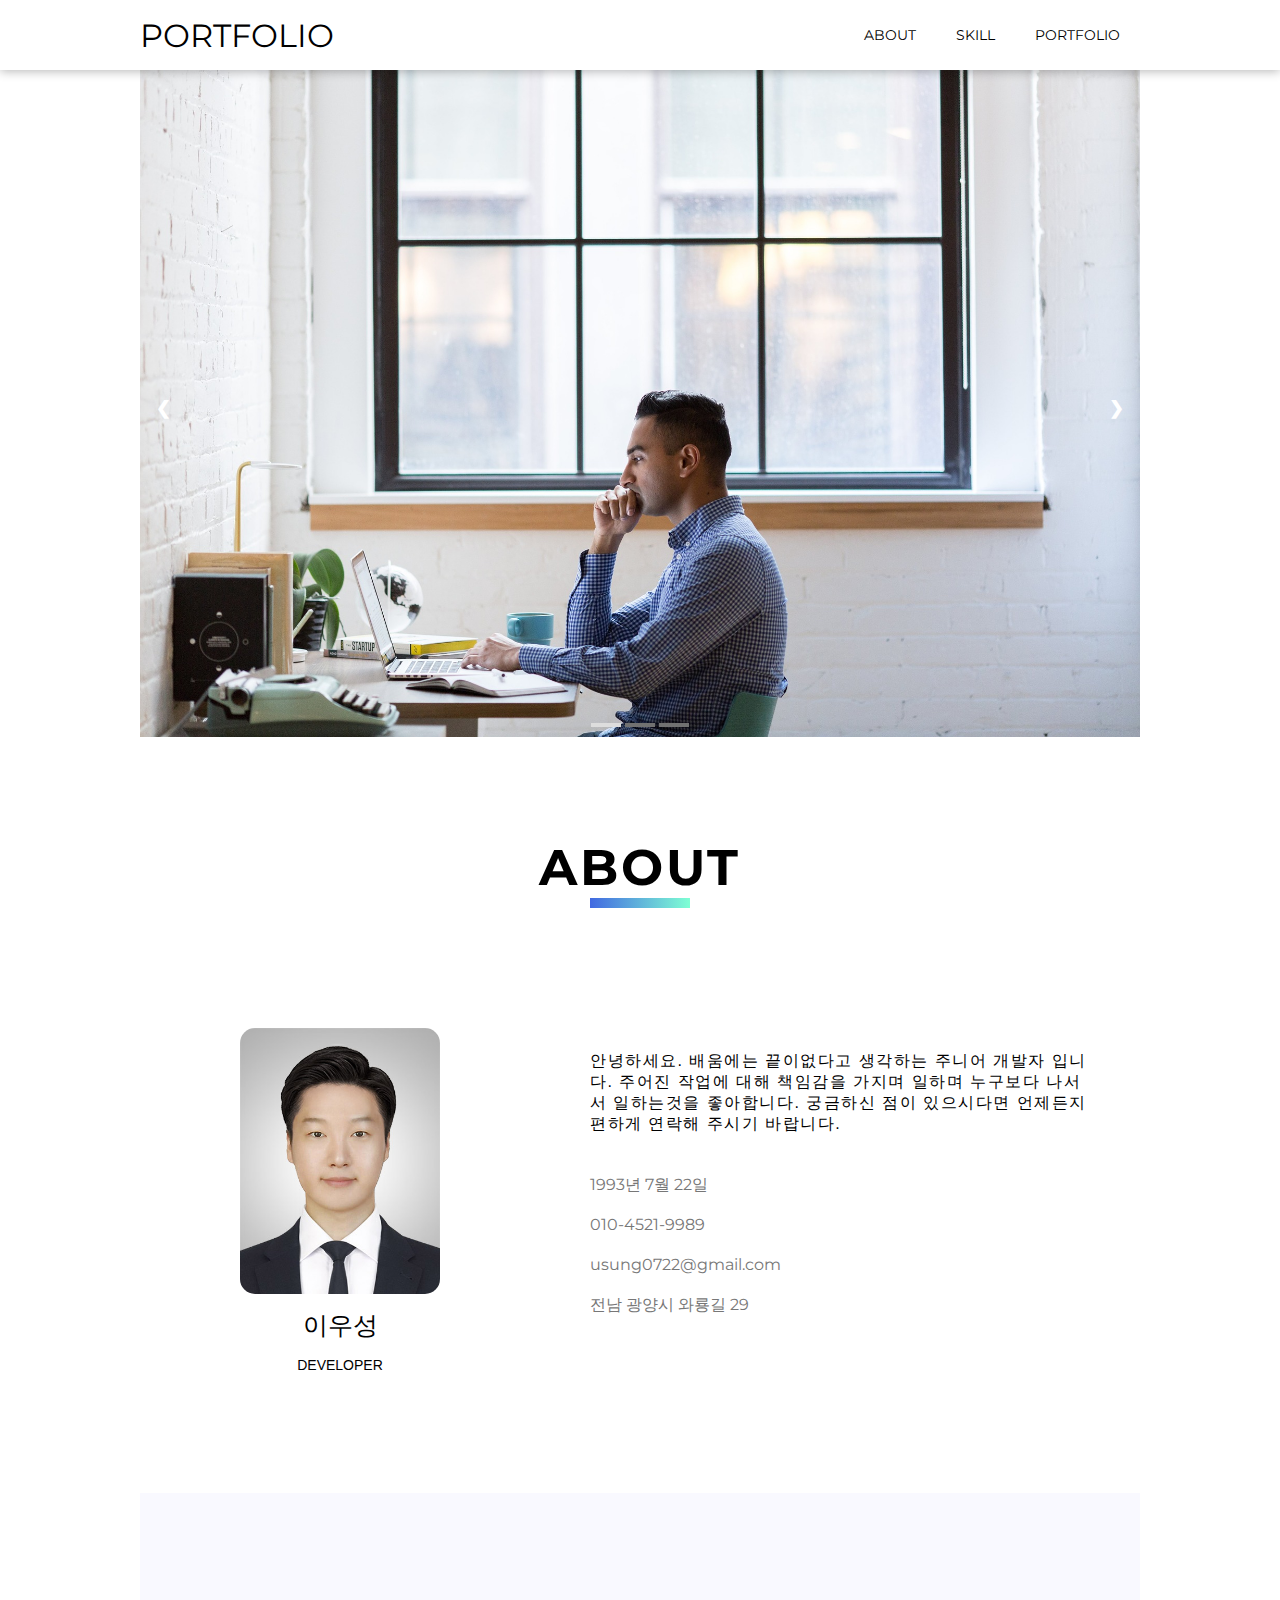
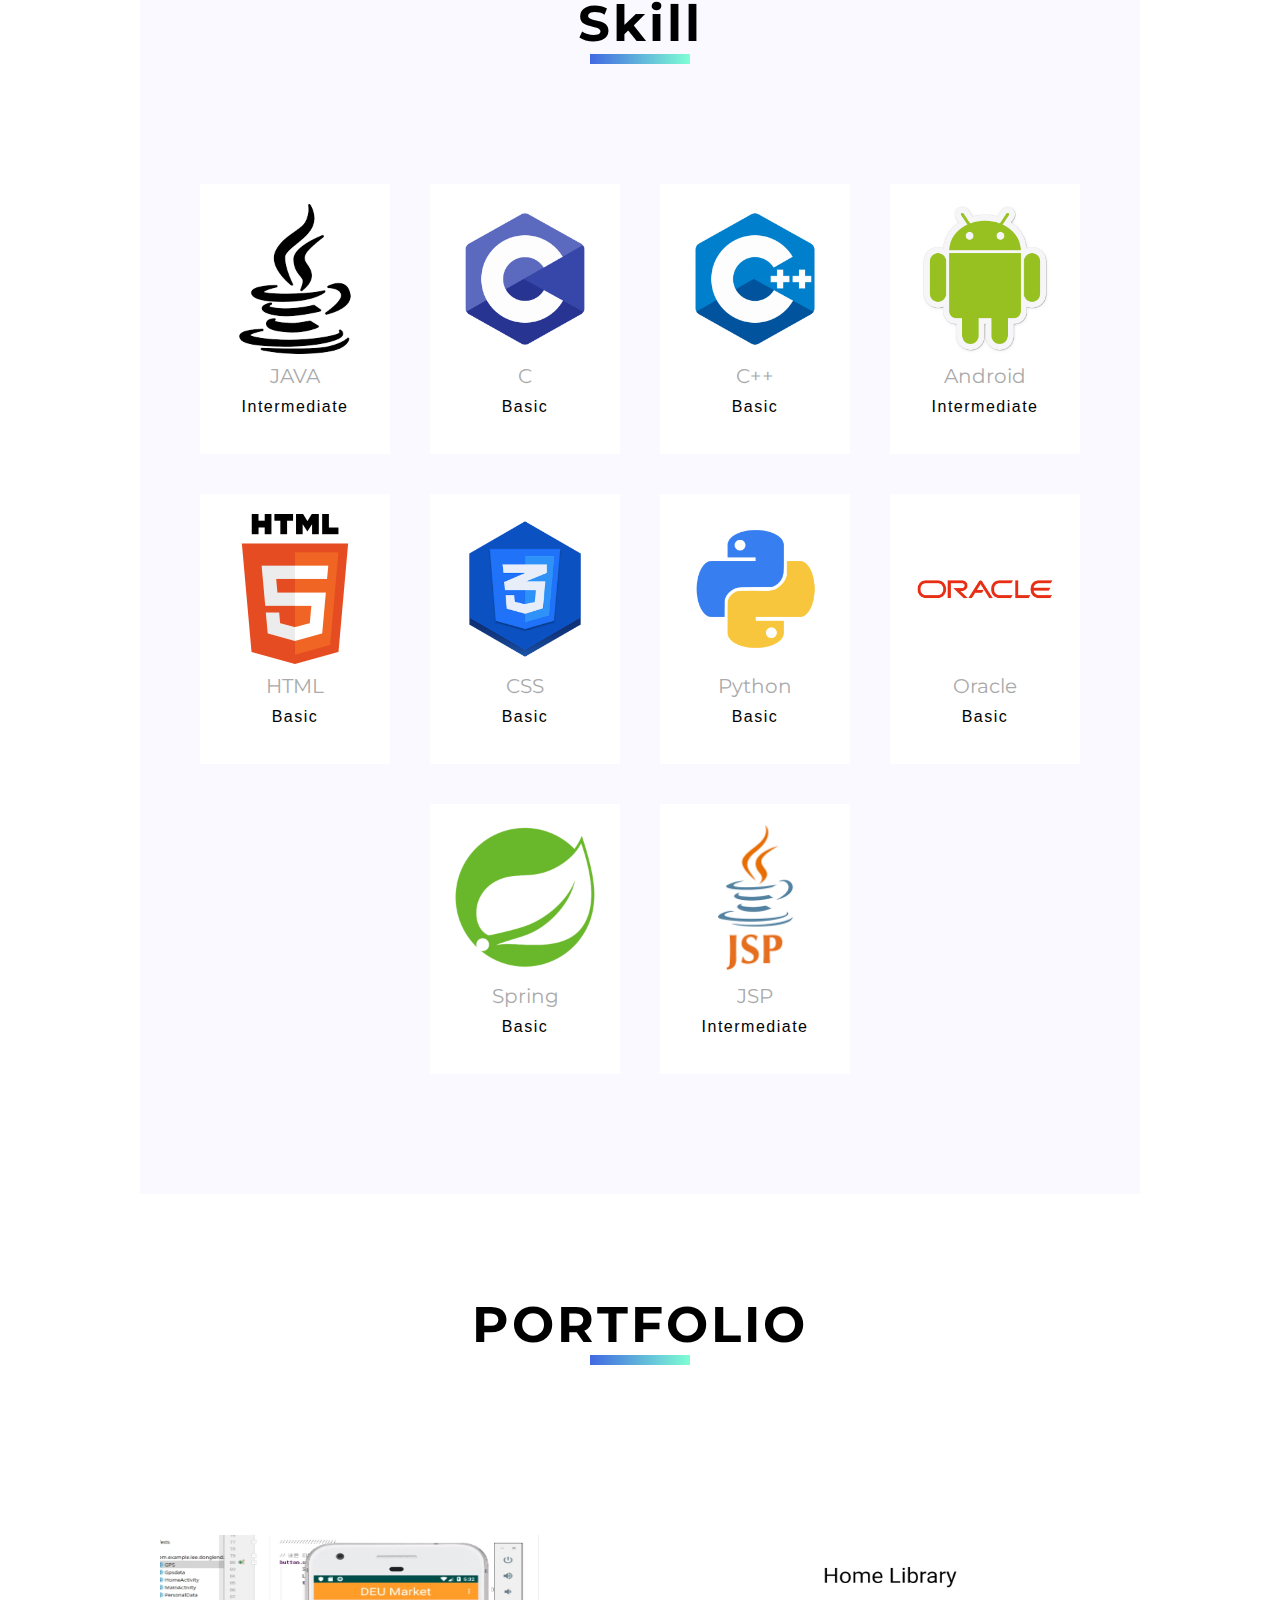
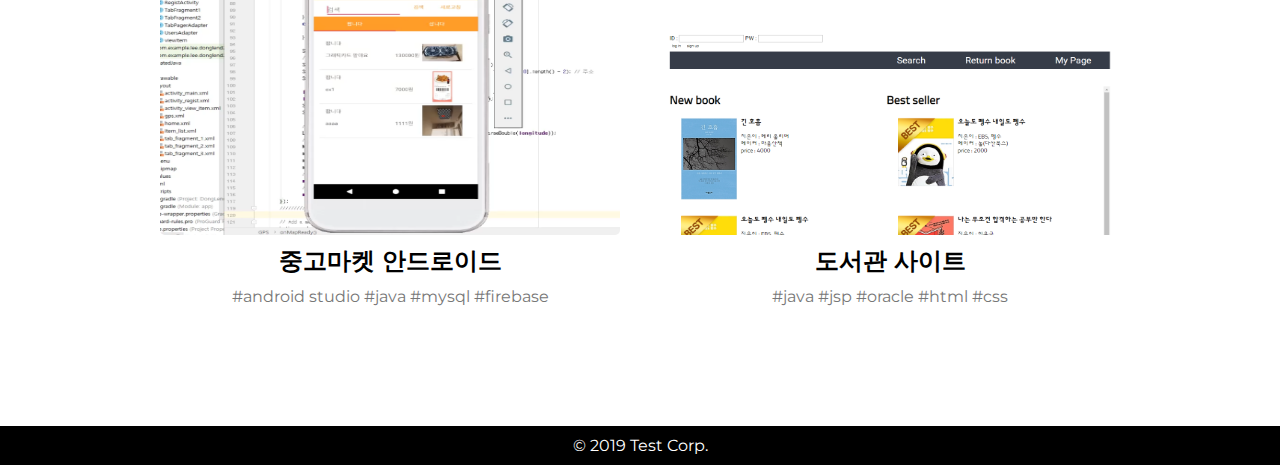
<file: index.html>
<!DOCTYPE HTML>
<html lang="ko">
<head>
	<meta charset="utf-8">
	<meta http-equiv="X-UA-Compatible" content="IE=edge">
	<meta name="viewport" content="width=device-width, initial-scale=1.0, maximum-scale=1.0, minimum-scale=1.0, user-scalable=no">

	<title>Portfolio</title>
	<!-- 인터넷 익스플로러에서 자바스크립트 관련 차단된 컨텐츠 허용 뜨는것 방지-->
	<!-- saved from url=(0013)about:internet -->

	<!-- icon -->
	<link rel="stylesheet" href="https://use.fontawesome.com/releases/v5.6.3/css/all.css" integrity="sha384-UHRtZLI+pbxtHCWp1t77Bi1L4ZtiqrqD80Kn4Z8NTSRyMA2Fd33n5dQ8lWUE00s/" crossorigin="anonymous">

	<!-- fonts -->
	<link href="https://fonts.googleapis.com/css?family=Montserrat&display=swap" rel="stylesheet">

	<!-- user style -->
	<link rel="stylesheet" href="portfolio.css">

</head>
<body>

	<header class="header-area navbar-fade" id="header">
		<nav class="navbar">
			<a class="navbar-brand" id="navbarBrand">Portfolio</a>
			<a class="navbar-toggler" id="toggleBtn"><i class="fa fa-bars"></i></a>
			<div class="navbar-menu" id="menu">
				<div class="nav-item"><a class="nav-link" id="navbarAbout">about</a></div>
				<div class="nav-item"><a class="nav-link" id="navbarService">skill</a></div>
				<div class="nav-item"><a class="nav-link" id="navbarPortfolio">portfolio</a></div>
			</div>
		</nav>
	</header>

	<div class="section-container">
		<div class="welcome-area">
			<div class="container">
				<div class="image-slide fade">
					<img src="img/2.jpg"width=100%>
					<div class="numbertext"></div>
				</div>
				<div class="image-slide fade">
					<img src="img/3.jpg"width=100%>
					<div class="numbertext"></div>
				</div>
				<div class="image-slide fade">
					<img src="img/4.jpg"width=100%>
					<div class="numbertext"></div>
				</div>
			

				<a class="image-prev" id="imagePrev">&#10094;</a>
				<a class="image-next" id="imageNext">&#10095;</a>
				
				<div class="dots">
					<span class="dot" id="firstDot"></span> 
					<span class="dot" id="secondDot"></span> 
					<span class="dot" id="thirdDot"></span>
				</div>
			</div>
		</div>

		<section class="about-area" id="about">
			<div class="title">
				ABOUT
			</div>
			<div class="picture">
				<img src="img/me.jpg">
				<div class="name">이우성</div>
				<div class="description">DEVELOPER</div>
			</div>
			<div class="text">
				<div class="intro">
					안녕하세요. 배움에는 끝이없다고 생각하는 주니어 개발자 입니다. 주어진 작업에 대해 책임감을 가지며 일하며 누구보다 나서서 일하는것을 좋아합니다. 궁금하신 점이 있으시다면 언제든지 편하게 연락해 주시기 바랍니다.
				</div>
				<ul>
					<li>
						<div class="info">
							<i class="far fa-calendar-alt"></i> 1993년 7월 22일
						</div>
					</li>
					<li>
						<div class="info">
							<i class="fas fa-phone"></i> 010-4521-9989
						</div>
					</li>
					<li>
						<div class="info">
							<i class="fas fa-envelope"></i> usung0722@gmail.com
						</div>
					</li>
					<li>
						<div class="info">
							<i class="fas fa-home"></i> 전남 광양시 와룡길 29
						</div>
					</li>
				</ul>
				<div class="sns">
					<a href="https://github.com/usung0722?tab=projects"target="_blank">
						<i class="fab fa-github"></i>
					</a>
					
				</div>
			</div>
		</section>

		<section class="services-area" id="service">
			<div class="title">
				Skill
			</div>
			<div class="container">
				
				<span class="item">
					<div class="icon"><img src="img/자바.png" style="width: auto; height: 150px;"></div>
					<div class="service">JAVA</div>
					<div class="content">Intermediate</div>
				</span>
				<span class="item">
						<div class="icon"><img src="img/c.png" style="width: auto; height: 150px;"></div>
						<div class="service">C</div>
						<div class="content">Basic</div>
				</span>
				<span class="item">
						<div class="icon"><img src="img/c++.png" style="width: auto; height: 150px;"></div>
						<div class="service">C++</div>
						<div class="content">Basic</div>
				</span>
				<span class="item">
						<div class="icon"><img src="img/안드로이드.png" style="width: auto; height: 150px;"></div>
						<div class="service">Android</div>
						<div class="content">Intermediate</div>
				</span>
				<span class="item">
						<div class="icon"><img src="img/html.png" style="width: auto; height: 150px;"></div>
						<div class="service">HTML</div>
						<div class="content">Basic</div>
				</span>
				<span class="item">
						<div class="icon"><img src="img/css.png" style="width: auto; height: 150px;"></div>
						<div class="service">CSS</div>
						<div class="content">Basic</div>
				</span>
				<span class="item">
						<div class="icon"><img src="img/파이썬.png" style="width: auto; height: 150px;"></div>
						<div class="service">Python</div>
						<div class="content">Basic</div>
				</span>
				<span class="item">
						<div class="icon"><img src="img/오라클.png" style="width: auto; height: 150px;"></div>
						<div class="service">Oracle</div>
						<div class="content">Basic</div>
				</span>
				<span class="item">
						<div class="icon"><img src="img/스프링.png" style="width: auto; height: 150px;"></div>
						<div class="service">Spring</div>
						<div class="content">Basic</div>
				</span>
				<span class="item">
					<div class="icon"><img src="img/jsp.png" style="width: auto; height: 150px;"></div>
					<div class="service">JSP</div>
					<div class="content">Intermediate</div>
			</span>
			</div>
		</section>

		<section class="portfolio-area" id="portfolio">
			<div class="title">
				PORTFOLIO
			</div>
			<div class="filter">
				<ul class="list">
					<li class="listItem active" id="all">
					</li>
					
					
				</ul>
			</div>
			<div class="container">
				
				<div class="filterItem java">
					<div class="image">
						<div class="overlay"><i class="far fa-image"></i></div>
						<img src="img/그림1.png"width=100% height=100%>
					</div>
					<div class="main">
						중고마켓 안드로이드
					</div>
					<div class="sub">
						#android studio #java #mysql #firebase
					</div>
					<div class="text">
						<a href="https://youtu.be/ZvJeEvmJCLs"target="_blank">
							실행 동영상<br>
						</a>
						<a href="https://github.com/usung0722/market"target="_blank">
							Github 주소
						</a><br>
						안드로이드를 이용한 중고마켓
						
					</div>
				</div>
				<div class="filterItem java">
						<div class="image">
							<div class="overlay"><i class="far fa-image"></i></div>
							<img src="img/pj2.PNG" width=100% height=100%>
						</div>
						<div class="main">
							도서관 사이트
						</div>
						<div class="sub">
							#java #jsp #oracle #html #css
						</div>
						<div class="text">
							<a href="https://youtu.be/38ullGYqGRI"target="_blank">
								실행 동영상
							</a><br>
							<a href="https://github.com/usung0722/livrary-web"target="_blank">
								Github 주소
							</a><br>
							
							JSP를 이용한 가상 도서관 웹 서비스
						</div>
					</div>
				
			</div>
		</section>

		
	</div>

	<footer class="footer-area">
		
		<div class="info">
			<p>© 2019 Test Corp.</p>
		</div>
	</footer>

	<div id="portfolioModal" class="modal"b>
		<span class="close" id="modalClose">&times;</span>
		<div class="container">
			<img id="modalImage">
			<div id="modalMain" class="modal-main"></div>
			<div id="modalSub" class="modal-sub"></div>
			<div id="modalText" class="modal-text"></div>
		</div>
	</div>

	<script src="portfolio.js"></script>
</body>
</html>
</file>
<file: portfolio.css>
/* COMMON */
* {
    margin: 0;
    padding: 0;
    font-size: 0;
}

body {
    box-sizing: border-box;
    -webkit-box-sizing: border-box;
    -moz-box-sizing: border-box;
    word-break: break-all;
	font-family: 'Montserrat', sans-serif;
	
}

:link{
	text-decoration: underline; color: white;
}
:visited{
	text-decoration: underline; color: white;
}



a {
    text-decoration: none;
    font-size: 14px;
    text-transform: uppercase;
}

ul {
    list-style-type: none;
}

/* HEADER */
.header-area {
    position: relative;
    top: 0;
    left: 0;
    width: 100%;
    z-index: 99;
    background-color: white;
    box-shadow: 0 1px 10px rgba(0, 0, 0, 0.3);
}

.navbar-fade {
    animation-name: navbar-fade;
    animation-duration: 0.5s;
    -webkit-animation-name: navbar-fade;
    -webkit-animation-duration: 0.5s;
}

@keyframes navbar-fade {
    from { opacity: .4}
    to { opacity: 1 }
}

@-webkit-keyframes navbar-fade {
    from { opacity: .4}
    to { opacity: 1 }
}

.header-area.navbar-fixed {
    position: fixed;
}

.header-area > .navbar {
    width: calc(100% - 120px);
    margin: 0 60px;
    overflow: hidden;
}

@media (min-width: 992px) {
    .header-area > .navbar {
        max-width: 900px;
        margin: 0 auto;
    }
}

@media (min-width: 1200px) {
    .header-area > .navbar {
        max-width: 1000px;
    }    
}

.header-area > .navbar > .navbar-brand {
    display: inline-block;
    position: absolute;
    top: 50%;
    transform: translateY(-50%);
    font-size: 32px;
    cursor: pointer;
}

.header-area > .navbar > .navbar-toggler * {
    font-size: 32px;
}

.header-area > .navbar > .navbar-toggler {
    float: right;
    height: 70px;
    line-height: 70px;
    font-size: 32px;
    cursor: pointer;
}

@media(min-width: 992px) {
    .header-area > .navbar > .navbar-toggler {
        display: none;
    }
}

.header-area > .navbar > .navbar-menu {
    position: absolute;
    background-color: rgba(0, 0, 0, 0.5);
    top: 70px;
    left: 0;
    width: 100%;
    height: 0;
    transition: 0.5s ease;
    overflow: hidden;
}

.header-area > .navbar > .navbar-menu.show {
    height: 150px;
}

.header-area > .navbar > .navbar-menu > .nav-item {
    float: none;
    display: block;
    height: 50px;
    line-height: 50px;
}

.header-area > .navbar > .navbar-menu > .nav-item:hover * {
    background-color: rgba(0, 0, 0, 0.4);
}

.header-area > .navbar > .navbar-menu > .nav-item > .nav-link {
    display: block;
    padding-left: 50px;
    color: white;
    cursor: pointer;
}

@media (min-width: 992px) {
    .header-area > .navbar > .navbar-menu {
        position: relative;
        background-color: transparent;
        float: right;
        top: 0;
        width: auto;
        height: auto;
        transition: none;
    }

    .header-area > .navbar > .navbar-menu.show {
        height: auto;
    }

    .header-area > .navbar > .navbar-menu > .nav-item {
        display: inline-block;
        height: 70px;
        line-height: 70px;
    }

    .header-area > .navbar > .navbar-menu > .nav-item:hover * {
        background-color: transparent;
    }

    .header-area > .navbar > .navbar-menu > .nav-item > .nav-link {
        display: block;
        padding: 0 20px;
        color: black;
    }
}

/* SECTION CONTAINER */
.section-container {
	max-width: 1000px;
	margin: 0 auto;
}



/* WELCOME AREA */
.welcome-area {
	height: auto;
}

.welcome-area > .container {
	position: relative;
	height: 100%;
}

.welcome-area > .container > .image-slide {
	
	height: 100%;
}

.welcome-area > .container > .image-prev,
.welcome-area > .container > .image-next {
	cursor: pointer;
	position: absolute;
	top: 50%;
	width: auto;
	padding: 16px;
	margin-top: -22px;
	color: white;
	font-weight: bold;
	font-size: 18px;
	transition: 0.6s ease;
	border-radius: 0 3px 3px 0;
	user-select: none;
}

.welcome-area > .container > .image-next {
	right: 0;
	border-radius: 3px 0 0 3px;
}

.welcome-area > .container > .image-prev:hover,
.welcome-area > .container > .image-next:hover {
	background-color: rgba(0,0,0,0.8);
}

.welcome-area > .container > .dots {
	position: absolute;
	width: 100%;
	bottom: 10px;
	text-align: center;
}

.welcome-area > .container > .dots > .dot {
	cursor: pointer;
	height: 4px;
	width: 30px;
	margin: 0 2px;
	background-color: #717171;
	display: inline-block;
	transition: background-color 0.6s ease;
}

.welcome-area > .container > .dots > .dot.active,
.welcome-area > .container > .dots > .dot:hover {
	background-color: #ddd;
}

.welcome-area > .container > .fade {
	-webkit-animation-name: fade;
	-webkit-animation-duration: 1.5s;
	animation-name: fade;
	animation-duration: 1.5s;
}

@-webkit-keyframes fade {
	from {opacity: .4} 
	to {opacity: 1}
}

@keyframes fade {
	from {opacity: .4} 
	to {opacity: 1}
}


/* SECTION */
section {
    padding: 100px 0;
}

.title {
    font-size: 50px;
    font-weight: bold;
    text-align: center;
    letter-spacing: 3px;
    padding-bottom: 100px;
}

.title::after {
    content: "";
    display: block;
    width: 100px;
    height: 10px;
    margin: 0 auto;
    background-image: linear-gradient(to right, royalblue, aquamarine);
}


/* ABOUT AREA */
.about-area {
	height: auto;
	position: relative;
}

.about-area > .picture {
	display: block;
	text-align: center;
	padding: 20px;
}

@media (min-width: 992px) {
	.about-area > .picture {
		width: calc(40% - 40px);
		display: inline-block;
	}

}

.about-area > .picture > img {
	max-width: 200px;
	max-height: 270px;
	border-radius: 15px;
}

.about-area > .picture > .name {
	font-size: 25px;
	text-align: center;
	padding: 15px 0;
}

.about-area > .picture > .description {
	font-size: 14px;
	font-family: 'Noto Sans KR', sans-serif;
}

.about-area > .text {
	display: block;
	padding: 30px;
}

@media (min-width: 992px) {
	.about-area > .text {
		width: calc(60% - 100px);
		display: inline-block;
		padding: 0 50px;
	}
}

.about-area > .text * {
	font-size: 16px;
}

.about-area > .text > .intro {
	padding: 20px 0;
	font-family: 'Noto Sans KR', sans-serif;
	letter-spacing: 1.5px;
}

.about-area > .text > ul {
	padding: 20px 0;
}

.about-area > .text > ul > li {
	height: 40px;
}

.about-area > .text > ul > li > .info {
	color: #777;
}

.about-area > .text > ul > li > .info > i {
	color: royalblue;
}

.about-area > .text > .sns {
	text-align: right;
}

@media (min-width: 992px) {
	.about-area > .text > .sns {
		text-align: left;
	}
}

.about-area > .text > .sns > a {
	width: 50px;
	line-height: 50px;
	background-color: rgb(76, 113, 194);
	border-radius: 5px;
	font-size: 16px;
	display: inline-block;
	text-align: center;
	cursor: pointer;
}

.about-area > .text > .sns > a:hover {
	background-image: linear-gradient(to right, royalblue , aquamarine);
}


/* Skill AREA */
.services-area {
	height: auto;
	background-color: #f9f9ff;
	text-align: center;
}
.services-area > .container > .item {
	text-align: center;
	width: 150px;
	height: 230px;
	background-color: white;
	padding: 20px;
	margin: 20px;
	transition: all 0.5s ease;
	display:inline-block;
}

.services-area > .container > .item:hover {
	transform: scale(1.015);
	box-shadow: 0 6px 20px 0 rgba(0, 0, 0, 0.2);
}

.services-area > .container > .item > .icon {
	overflow: hidden;
	width: 100%;
	height: 160px;
}
.services-area > .container > .item > .service {
	font-size: 20px;
	color: #aaa;
	text-align: center;

}


.services-area > .container > .item > .content {
	font-size: 16px;
	font-family: 'Noto Sans KR', sans-serif;
	letter-spacing: 1.5px;
	padding: 10px 0;
	text-align: center;
}

/* PORTFOLIO AREA */
.portfolio-area {
	height: auto;
}


.portfolio-area > .container {
	padding-top: 50px;
}

.portfolio-area > .container > .filterItem {
	display: none;
	width: calc(100% - 40px);
	margin: 20px;
	text-align: center;
}

@media (min-width: 992px) {
	.portfolio-area > .container > .filterItem {
		width: calc(50% - 40px);
	}
}

.portfolio-area > .container > .filterItem.show {
	display: inline-block;
}

.portfolio-area > .container > .filterItem > .image {
	position: relative;
	max-height: 700px;
}

@media (min-width: 992px) {
	.portfolio-area > .container > .filterItem > .image {
		height: 300px;
	}
}

.portfolio-area > .container > .filterItem > .image > .overlay {
	position: absolute;
	top: 0;
	left: 0;
	width: 100%;
	height: 100%;
	opacity: 0;
	transition: all 300ms ease;
	cursor: pointer;
}

.portfolio-area > .container > .filterItem > .image:hover > .overlay {
	background-image: linear-gradient(to right, royalblue , aquamarine);
	opacity: 0.9;
}

.portfolio-area > .container > .filterItem > .image > .overlay > i {
	position: absolute;
	top: 50%;
	left: 50%;
	transform: translate(-50%, -50%);
	color: white;
	font-size: 48px;
}

.portfolio-area > .container > .filterItem > .image > img {
	border-radius: 5px;
}

.portfolio-area > .container > .filterItem > .main {
	font-size: 24px;
	font-weight: bold;
	padding: 10px 0;
}

.portfolio-area > .container > .filterItem > .sub {
	font-size: 16px;
	color: #777;
}

.portfolio-area > .container > .filterItem > .text {
	display: none;
}

#portfolioModal {
	display: none;
	position: fixed; 
	z-index: 100;
	left: 0;
	top: 0;
	width: 100%;
	height: 100%;
	overflow: auto;
	background-color: rgba(0,0,0,0.9);
	text-align: center;
	overflow: hidden;
}

#portfolioModal > .close {
	display: block;
	text-align: right;
	color: #f1f1f1;
	font-size: 40px;
	font-weight: bold;
	transition: 0.3s;
	cursor: pointer;
	padding: 0 20px;
}

#portfolioModal > .close:hover,
#portfolioModal > .close:focus {
	color: #bbb;
}

#portfolioModal > .container {
	width: 100%;
	height: auto;
}

#portfolioModal > .container > img {
	width: calc(100% - 40px);
	padding: 20px;
}

@media (min-width: 992px) {
	#portfolioModal > .container > img {
		max-width: 700px;
	}
}

#portfolioModal > .container > .modal-main {
	position: relative;
	font-size: 24px;
	font-weight: bold;
	color: white;
	padding: 10px 0;
}

#portfolioModal > .container > .modal-sub {
	font-size: 20px;
	color: white;
	padding: 10px 0;
}

#portfolioModal > .container > .modal-text {
	font-size: 16px;
	color: #bbb;
}

/* FOOTER AREA */
.footer-area {
	height: auto;
	text-align: center;
	background-color: black;
}

.footer-area * {
	color: white;
}


.footer-area > .info > p {
	font-size: 16px;
	padding: 10px 0;
}
</file>
